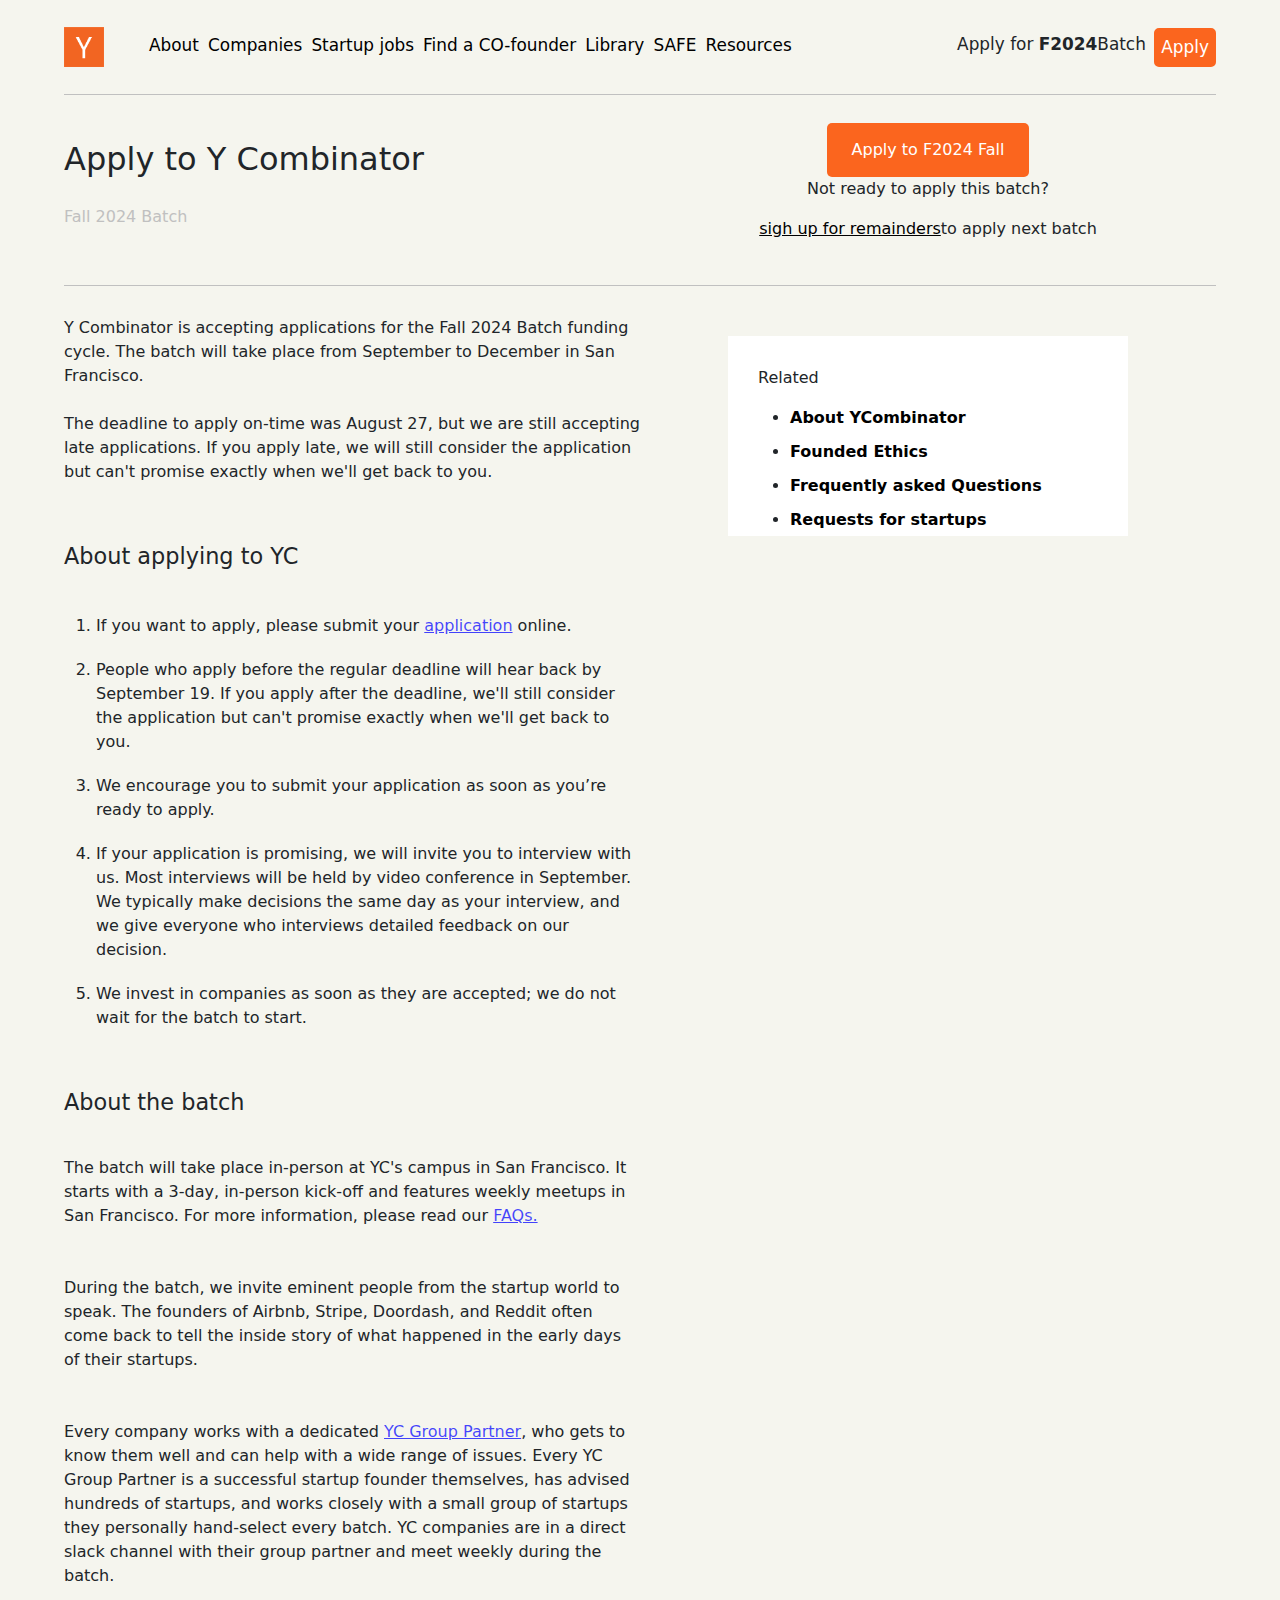
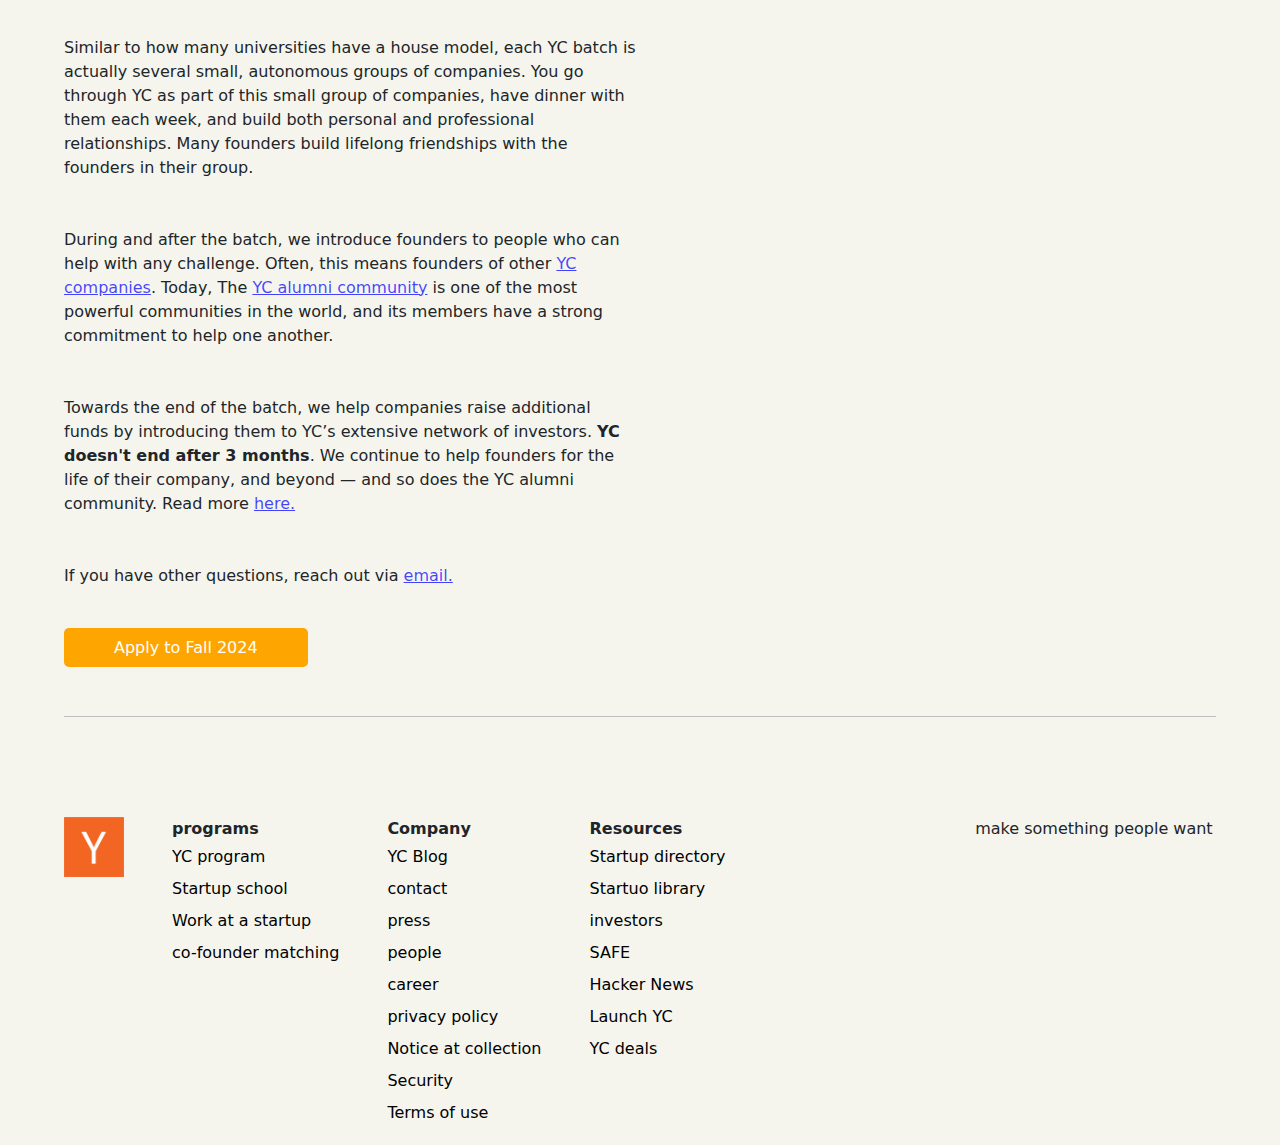
<file: about/index.html>
<!DOCTYPE html>
<html lang="en">
<head>
    <meta charset="UTF-8">
    <meta name="viewport" content="width=device-width, initial-scale=1.0">
    <title>Document</title>

    <link rel="stylesheet" href="./index.css">
    <link href="https://cdn.jsdelivr.net/npm/bootstrap@5.3.3/dist/css/bootstrap.min.css" rel="stylesheet" integrity="sha384-QWTKZyjpPEjISv5WaRU9OFeRpok6YctnYmDr5pNlyT2bRjXh0JMhjY6hW+ALEwIH" crossorigin="anonymous">
    <link rel="stylesheet" href="https://cdnjs.cloudflare.com/ajax/libs/font-awesome/6.6.0/css/all.min.css"   


    
</head>
<body>
   
    


    <header>
        <nav>
            <div class="left-nav">
                <img src="../images/y logo.png" alt="">

                <ul>
                    <li class="dropdown">

                        <a href="">About</a>
                    
                        <ul class="subdropdown">
                            <li><a href="">what happens at YC</a></li>
                            <li><a href="">Apply</a></li>
                            <li><a href="">YC interview guide</a></li>
                            <li><a href="">FAQ</a></li>
                            <li><a href="">People</a></li>
                            <li><a href="">YC Blog</a></li>
                        </ul>
                    
                    
                    
                    </li>

                        





                    <li class="dropdown2">
                        <a href="">Companies</a>
                    
                    

                        <ul class="subdropdown2">
                            <li><a href="">Startup Directory</a></li>
                            <li><a href="">Top companies</a></li>
                            <li><a href="">Founders Directory</a></li>
                            <li><a href="">FAQ</a></li>
                            <li><a href="">Launch YC</a></li>
                        </ul>
                    
                    </li>
                    <li><a href="">Startup jobs</a></li>
                    <li><a href="">Find a CO-founder</a></li>
                    <li><a href="">Library</a></li>
                    <li><a href="">SAFE</a></li>
                    <li><a href="">Resources</a></li>
                </ul>
            </div>
            <div class="right-nav">
                <p>Apply for <strong>F2024</strong>Batch</p>
                <a href="./about/index.html">Apply</a>
            </div>


            <i class="fa-solid fa-bars"></i>
        </nav>
    </header>


    <section style="background-color: #f5f5ee;">
        <div class="side">
            <div class="left-side">
                <p style="font-size: 2em;padding-top:40px ;">Apply to Y Combinator</p>
                <p style="color: silver;margin-top: -10px;padding-bottom: 40px;">Fall 2024 Batch</p>
            </div>
            <div class="right-side">
                <a href="" class="apply">Apply to F2024 Fall</a>
                <p>Not ready to apply this batch?</p>
                <p><a href="">sigh up for remainders</a>to apply next batch</p>
        </div>
    </section>



    <section class="section">
        <div class="mid">
            <div class="left">
                <p>
                    Y Combinator is accepting applications for the Fall 2024 Batch funding cycle. The batch will take place from September to December in San Francisco.
    
                    <br><br>The deadline to apply on-time was August 27, but we are still accepting late applications.  If you apply late, we will still consider the application but can't promise exactly when we'll get back to you.
                </p>



                <p style="font-size: 1.4em;padding-top: 40px;padding-bottom: 20px;">
                    About applying to YC
                </p>

                <ol>
                    <li>If you want to apply, please submit your <a href="" style="color:rgba(0, 0, 255, 0.731) ;">application</a> online.</li>
                    <li>
                        People who apply before the regular deadline will hear back by September 19. If you apply after the deadline, we'll still consider the application but can't promise exactly when we'll get back to you.
                    </li>
                    <li>
                        We encourage you to submit your application as soon as you’re ready to apply.
                    </li>
                    <li>
                        If your application is promising, we will invite you to interview with us. Most interviews will be held by video conference in September.  We typically make decisions the same day as your interview, and we give everyone who interviews detailed feedback on our decision.
                    </li>
                    <li>
                        We invest in companies as soon as they are accepted; we do not wait for the batch to start.
                    </li>
                </ol>




                <p style="font-size: 1.4em;padding-top: 40px;padding-bottom: 20px;">About the batch</p>


                <p>
                    The batch will take place in-person at YC's campus in San Francisco. It starts with a 3-day, in-person kick-off and features weekly meetups in San Francisco. For more information, please read our <a href="" style="color:rgba(0, 0, 255, 0.731);">FAQs.</a><br><br><br>

                    During the batch, we invite eminent people from the startup world to speak. The founders of Airbnb, Stripe, Doordash, and Reddit often come back to tell the inside story of what happened in the early days of their startups. <br><br><br>

                    Every company works with a dedicated <a href="" style="color: rgba(0, 0, 255, 0.731);">YC Group Partner</a>, who gets to know them well and can help with a wide range of issues.  Every YC Group Partner is a successful startup founder themselves, has advised hundreds of startups, and works closely with a small group of startups they personally hand-select every batch.  YC companies are in a direct slack channel with their group partner and meet weekly during the batch. <br><br><br>


                    Similar to how many universities have a house model, each YC batch is actually several small, autonomous groups of companies. You go through YC as part of this small group of companies, have dinner with them each week, and build both personal and professional relationships. Many founders build lifelong friendships with the founders in their group. <br><br><br>



                    During and after the batch, we introduce founders to people who can help with any challenge. Often, this means founders of other <a href="" style="color: rgba(0, 0, 255, 0.731);">YC companies</a>. Today, The <a href="" style="color: rgba(0, 0, 255, 0.731);">YC alumni community</a> is one of the most powerful communities in the world, and its members have a strong commitment to help one another.
                    <br><br><br>



                    Towards the end of the batch, we help companies raise additional funds by introducing them to YC’s extensive network of investors.  




                    <strong>YC doesn't end after 3 months</strong>. We continue to help founders for the life of their company, and beyond — and so does the YC alumni community. Read more <a href="" style="color: rgba(0, 0, 255, 0.731);">here.</a><br><br><br>



                    If you have other questions, reach out via <a href="" style="color: rgba(0, 0, 255, 0.731);">email.</a><br><br><br>



                    <a href="" class="apply2">Apply to Fall 2024</a>
                </p>

            </div>
            <div class="right">
                <div class="rights">
                    <p style="margin-top: 50px;padding-top: 30px;padding-left: 30px;">Related</p>
                    <strong>
                        <ul>
                            <li><a href="">About YCombinator</a></li>
                            <li><a href="">Founded Ethics</a></li>
                            <li><a href="">Frequently asked Questions</a></li>
                            <li><a href="">Requests for startups</a></li>
                        </ul>
                    </strong>
                </div>
            </div>
        </section>
        </div>


        <footer>
            <div class="footer">
                <div class="left-footer">
                    <img src="../images/y logo.png" alt="">

                    <p>
                        <strong>programs</strong>
                        
                        <a href="">YC program</a>
                        <a href="">Startup school</a>
                        <a href="">Work at a startup</a>
                        <a href="">co-founder matching</a>
                    </p>



                    <p>
                        <strong>Company </strong> <br>
                        <a href="">YC Blog</a>
                        <a href="">contact</a>
                        <a href="">press</a>
                        <a href="">people</a>
                        <a href="">career</a>
                        <a href="">privacy policy</a>
                        <a href="">Notice at collection</a>
                        <a href="">Security</a>
                        <a href="">Terms of use</a>
                    </p>





                    <p>
                        <strong>Resources</strong> <br>
                        <a href="">Startup directory</a>
                        <a href="">Startuo library</a>
                        <a href="">investors</a>
                        <a href="">SAFE</a>
                        <a href="">Hacker News</a>
                        <a href="">Launch YC</a>
                        <a href="">YC deals</a>
                    </p>
                </div>
                <div class="right-footer">
                    <p class="foot">make something people want</p>
                </div>
            </div>
        </footer>
        













    <script src="https://cdn.jsdelivr.net/npm/bootstrap@5.3.3/dist/js/bootstrap.bundle.min.js" integrity="sha384-YvpcrYf0tY3lHB60NNkmXc5s9fDVZLESaAA55NDzOxhy9GkcIdslK1eN7N6jIeHz" crossorigin="anonymous"></script>
</body>
</html>
</file>
<file: about/index.css>
*{
    margin: 0;
    padding: 0;
    box-sizing: border-box;
}
header{
    background-color: #f5f5ee;
}
body{
    font-size: 1em;
}
nav{
    display: flex;
    width: 90%;
    border-bottom: thin solid silver;
    margin: auto;
    justify-content: space-between;
    align-items: center;
    padding: 20px 0px 20px 0px;
    font-size: small;
}
.left-nav{
    display: flex;
    gap: 1em;
    align-items: center;
}
nav .fa-bars{
    display: none;
}
.left-nav img{
    width: 40px;
    height: 40px;
}
.left-nav ul{
    display: flex;
    gap: 0.7em;
    flex-wrap: wrap;
    align-items: center;
}
.left-nav ul li{
    list-style-type: none;
    align-items: center;
    margin-top: 13px;
}
.left-nav ul li a{
    text-decoration: none;
    color: black;
    font-size: 1.3em;
}
.left-nav ul li a:hover{
    color: blue;
}
.right-nav{
    display: flex;
    gap: 0.5em;
    align-items: center;
    font-size: 1.3em;
}
.right-nav p{
    margin-top: 10px;
}
.right-nav a{
    text-decoration: none;
    color: black;
    border: medium solid #fb651e;
    padding: 4px;
    border-radius: 5px 5px 5px 5px;
    background-color: #fb651e;
    color: white;
}
.left-nav .dropdown{
    border: 0;
}
.left-nav .dropdown{
    position: relative;
}
.left-nav .dropdown .subdropdown{
    position: absolute;
    display: block;
    border: medium solid white;
    background-color: white;
    border-radius: 10px;
    /* box-shadow: 10px 60px white; */
    width: 150px;
    line-height: 1.5em;
    display: none;
    padding: 0px 10px;

}
.left-nav .dropdown:hover .subdropdown{
    display: block;
}
.left-nav .dropdown .subdropdown li a:hover{
    background-color: whitesmoke;
}
.left-nav .dropdown2{
    position: relative;
}
.left-nav .dropdown2 .subdropdown2{
    position: absolute;
    display: block;
    border: medium solid white;
    background-color: white;
    border-radius: 10px;
    /* box-shadow: 10px 60px white; */
    width: 130px;
    line-height: 1.5em;
    display: none;
    padding: 0px 10px;

}
.left-nav .dropdown2:hover .subdropdown2{
    display: block;
}
.left-nav .dropdown2 .subdropdown2 li a:hover{
    background-color: whitesmoke;
}


/* media query for nav */
@media(max-width:942px){
    .right-nav p{
        display: none;
    }

}
@media(max-width:622px){
    .left-nav ul {
        display: flex;
        flex-wrap: wrap;
        
        align-items: center;
    }
}
@media(max-width:590px){
    .left-nav ul li a{
        display: none;
    }
    .right-nav a{
        display: none;
    }
    nav .fa-bars{
        display: block;
        font-size: 2em;
    }
    
}

.side{
    /* border: medium solid red; */
    background-color: #f5f5ee;
    width: 90%;
    margin: auto;
    display: flex;
    /* margin-top: 60px; */
    border-bottom: thin solid silver;
}
.left-side{
    width: 50%;
    /* border: medium solid red; */
    /* text-align: center; */
    display:flex;
    flex-direction: column;
    gap: 1em;

}
.right-side{
    width: 50%;
    /* border: medium solid blue; */
    text-align: center;
    display: flex;
    align-items: center;
    flex-direction: column;
    justify-content: center;
    
}
.btn-{
    background-color: #fb651e;
}
.right-side .apply{
    text-decoration: none;
    color: white;
    border: medium solid orange;
    border: 0;
    background-color: #fb651e;
    padding: 15px 25px 15px 25px;
    border-radius: 5px;
    
}
.right-side .apply:hover{
    background-color: rgb(102, 39, 16);
}
.right-side a{
    color: black;
}
.section{
    background-color: #f5f5ee;
}
.left{
    width: 50%;
    padding-top: 30px;
    padding-bottom: 40px;

}
.mid{
    width: 90%;
    margin: auto;
    display: flex;
    border-bottom: thin solid silver;
}
.left ol li{
    margin-top: 20px;
}
.right{
    width: 50%;
    /* border: medium solid white; */
}
.rights{
    border: medium solid white;
    width: 400px;
    height: 200px;
    margin: auto;
    margin-top: 30px;
    background-color: white;
    border: 0;
    position: sticky;
    top: 30px;
    bottom: 100px;
}
.rights ul li a{
    text-decoration: none;
    color: black;
}
.rights ul{
    margin-left: 30px;
}
.rights ul li{
    margin-top: 10px;
}
.apply2 {
    text-decoration: none;
    color: white;
    border: medium solid orangered;
    background-color: orange;
    padding: 10px 50px;
    border: 0;
    border-radius: 5px;
    /* padding-bottom: 30px; */
    margin-bottom: 130px;
}
.apply2:hover{
    background-color: #fb651e;
}
.footer{
    width: 90%;
    margin: auto;
    /* border: medium solid red; */
    display: flex;
}
.left-footer{
    /* border: medium solid red; */
    width: 60%;
    display: flex;
    gap: 3em;
}
.right-footer{
    /* border: medium solid blue; */
    width: 40%;
}
.left-footer img{
    width: 60px;
    height: 60px;
}
.left-footer p a{
    display: block;
    text-decoration: none;
    color: black;
    line-height: 2em;
}

footer{
    background-color: #f5f5ee;
    padding-top: 100px;
}
.right-footer p{
    margin-left: 220px;
}

/* media query */


@media(max-width:1000px){
    .right-side{
        width: 100%;

    }
    .right-footer p{
        display: none;
    }
}
@media(max-width:891px){
    .left{
        width: 100%;
    }
    .right{
        display: none;
    }
}
@media(max-width:450px){
    .left-footer{
        display: block;
    }
    .left-footer p{
        margin-top: 30px;
    }
    .left-footer p a{
        margin-top: 10px;
    }
}
@media(max-width:490px){
    .side{
        display: flex;
        flex-direction: column;
    }
}
</file>
